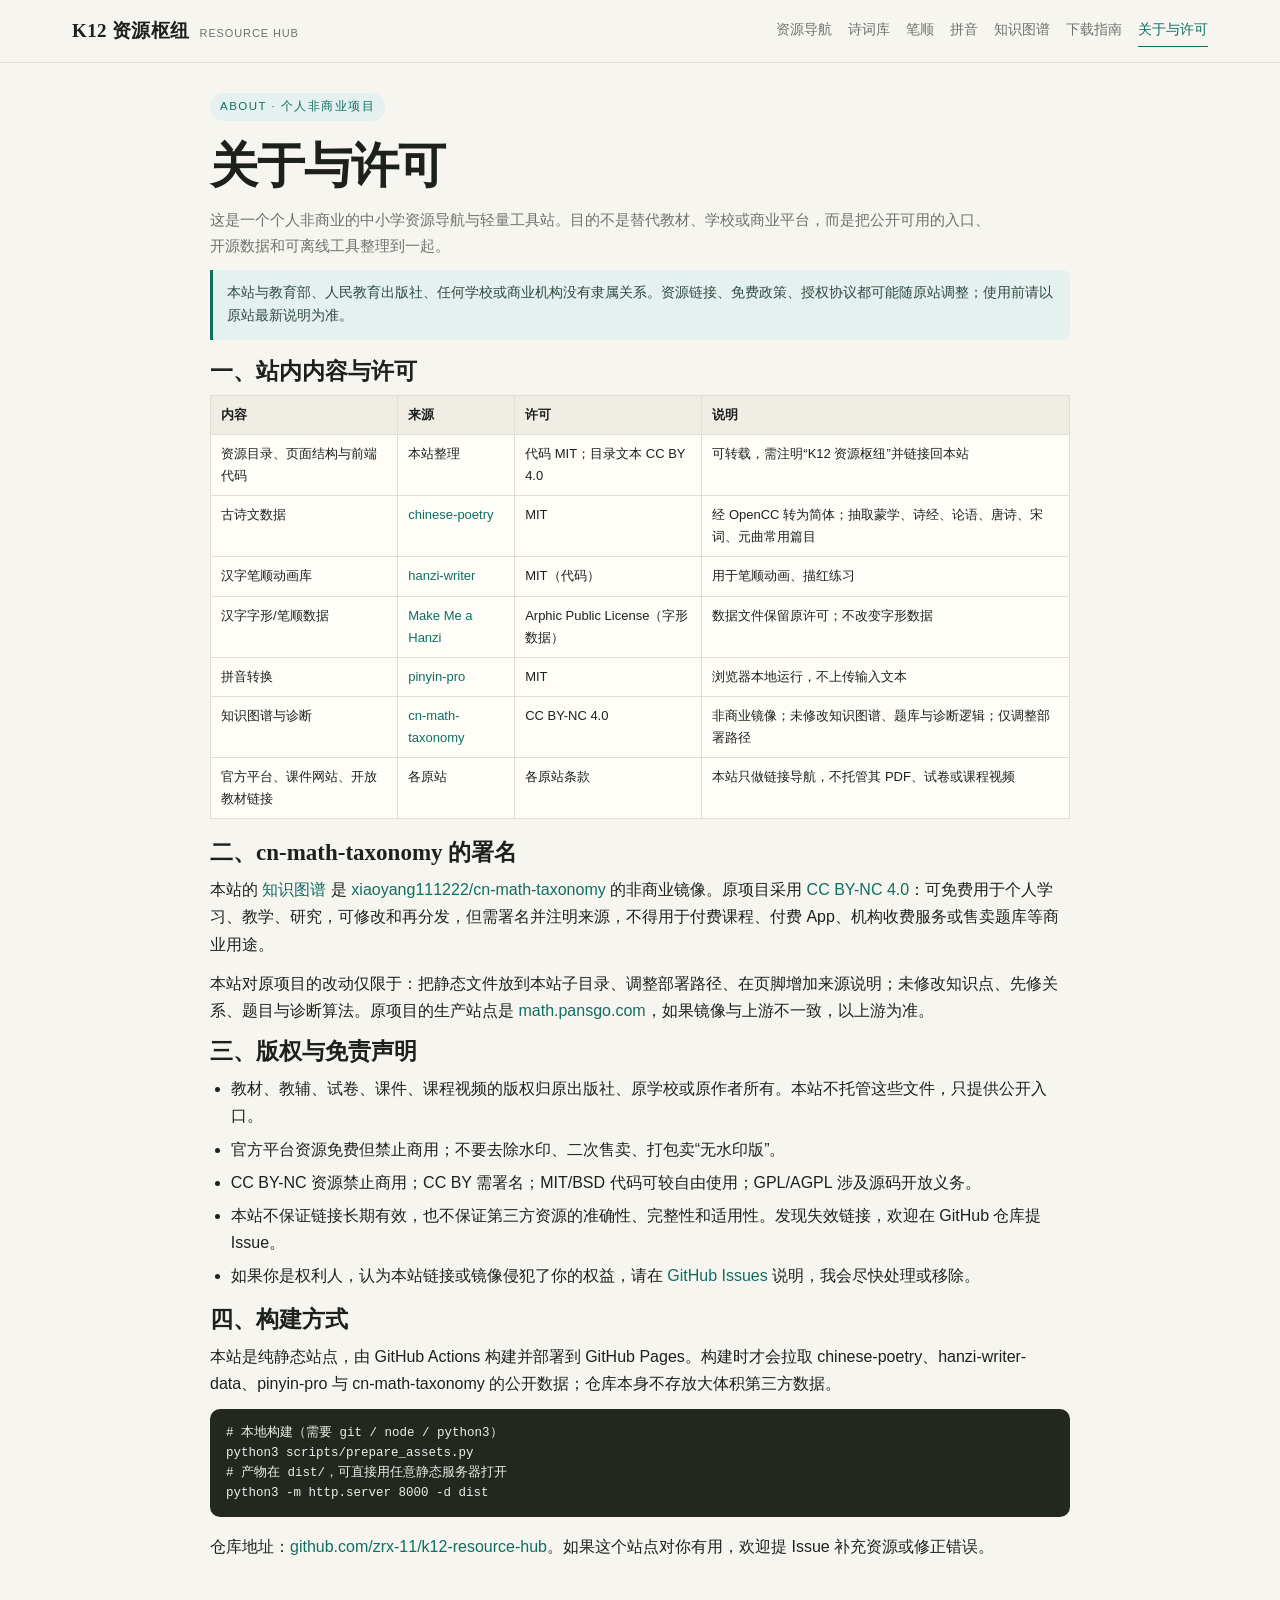
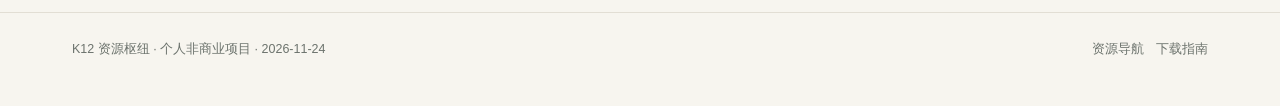
<file: site/about/index.html>
<!DOCTYPE html>
<html lang="zh-CN">
<head>
<meta charset="utf-8">
<meta name="viewport" content="width=device-width, initial-scale=1">
<title>关于与许可 · K12 资源枢纽</title>
<meta name="description" content="K12 资源枢纽的来源、许可、免责声明与构建方式。">
<link rel="stylesheet" href="../assets/style.css">
</head>
<body>

<header class="site-header">
  <div class="wrap header-inner">
    <a class="brand" href="../">K12 资源枢纽 <small>Resource Hub</small></a>
    <nav class="nav">
      <a href="../">资源导航</a>
      <a href="../poetry/">诗词库</a>
      <a href="../hanzi/">笔顺</a>
      <a href="../pinyin/">拼音</a>
      <a href="../cn-math-taxonomy/">知识图谱</a>
      <a href="../downloads/">下载指南</a>
      <a class="active" href="./">关于与许可</a>
    </nav>
  </div>
</header>

<main class="wrap prose">
  <div class="kicker">ABOUT · 个人非商业项目</div>
  <h1>关于与许可</h1>
  <p class="lede">这是一个个人非商业的中小学资源导航与轻量工具站。目的不是替代教材、学校或商业平台，而是把公开可用的入口、开源数据和可离线工具整理到一起。</p>

  <div class="callout">
    本站与教育部、人民教育出版社、任何学校或商业机构没有隶属关系。资源链接、免费政策、授权协议都可能随原站调整；使用前请以原站最新说明为准。
  </div>

  <h2>一、站内内容与许可</h2>
  <div class="table-wrap">
    <table class="plain">
      <thead><tr><th>内容</th><th>来源</th><th>许可</th><th>说明</th></tr></thead>
      <tbody>
        <tr>
          <td>资源目录、页面结构与前端代码</td>
          <td>本站整理</td>
          <td>代码 MIT；目录文本 CC BY 4.0</td>
          <td>可转载，需注明“K12 资源枢纽”并链接回本站</td>
        </tr>
        <tr>
          <td>古诗文数据</td>
          <td><a href="https://github.com/chinese-poetry/chinese-poetry" target="_blank" rel="noopener">chinese-poetry</a></td>
          <td>MIT</td>
          <td>经 OpenCC 转为简体；抽取蒙学、诗经、论语、唐诗、宋词、元曲常用篇目</td>
        </tr>
        <tr>
          <td>汉字笔顺动画库</td>
          <td><a href="https://github.com/chanind/hanzi-writer" target="_blank" rel="noopener">hanzi-writer</a></td>
          <td>MIT（代码）</td>
          <td>用于笔顺动画、描红练习</td>
        </tr>
        <tr>
          <td>汉字字形/笔顺数据</td>
          <td><a href="https://github.com/skishore/makemeahanzi" target="_blank" rel="noopener">Make Me a Hanzi</a></td>
          <td>Arphic Public License（字形数据）</td>
          <td>数据文件保留原许可；不改变字形数据</td>
        </tr>
        <tr>
          <td>拼音转换</td>
          <td><a href="https://github.com/zh-lx/pinyin-pro" target="_blank" rel="noopener">pinyin-pro</a></td>
          <td>MIT</td>
          <td>浏览器本地运行，不上传输入文本</td>
        </tr>
        <tr>
          <td>知识图谱与诊断</td>
          <td><a href="https://github.com/xiaoyang111222/cn-math-taxonomy" target="_blank" rel="noopener">cn-math-taxonomy</a></td>
          <td>CC BY-NC 4.0</td>
          <td>非商业镜像；未修改知识图谱、题库与诊断逻辑；仅调整部署路径</td>
        </tr>
        <tr>
          <td>官方平台、课件网站、开放教材链接</td>
          <td>各原站</td>
          <td>各原站条款</td>
          <td>本站只做链接导航，不托管其 PDF、试卷或课程视频</td>
        </tr>
      </tbody>
    </table>
  </div>

  <h2>二、cn-math-taxonomy 的署名</h2>
  <p>本站的 <a href="../cn-math-taxonomy/">知识图谱</a> 是 <a href="https://github.com/xiaoyang111222/cn-math-taxonomy" target="_blank" rel="noopener">xiaoyang111222/cn-math-taxonomy</a> 的非商业镜像。原项目采用 <a href="https://creativecommons.org/licenses/by-nc/4.0/deed.zh-hans" target="_blank" rel="noopener">CC BY-NC 4.0</a>：可免费用于个人学习、教学、研究，可修改和再分发，但需署名并注明来源，不得用于付费课程、付费 App、机构收费服务或售卖题库等商业用途。</p>
  <p>本站对原项目的改动仅限于：把静态文件放到本站子目录、调整部署路径、在页脚增加来源说明；未修改知识点、先修关系、题目与诊断算法。原项目的生产站点是 <a href="https://math.pansgo.com/" target="_blank" rel="noopener">math.pansgo.com</a>，如果镜像与上游不一致，以上游为准。</p>

  <h2>三、版权与免责声明</h2>
  <ul>
    <li>教材、教辅、试卷、课件、课程视频的版权归原出版社、原学校或原作者所有。本站不托管这些文件，只提供公开入口。</li>
    <li>官方平台资源免费但禁止商用；不要去除水印、二次售卖、打包卖“无水印版”。</li>
    <li>CC BY-NC 资源禁止商用；CC BY 需署名；MIT/BSD 代码可较自由使用；GPL/AGPL 涉及源码开放义务。</li>
    <li>本站不保证链接长期有效，也不保证第三方资源的准确性、完整性和适用性。发现失效链接，欢迎在 GitHub 仓库提 Issue。</li>
    <li>如果你是权利人，认为本站链接或镜像侵犯了你的权益，请在 <a href="https://github.com/zrx-11/k12-resource-hub/issues" target="_blank" rel="noopener">GitHub Issues</a> 说明，我会尽快处理或移除。</li>
  </ul>

  <h2>四、构建方式</h2>
  <p>本站是纯静态站点，由 GitHub Actions 构建并部署到 GitHub Pages。构建时才会拉取 chinese-poetry、hanzi-writer-data、pinyin-pro 与 cn-math-taxonomy 的公开数据；仓库本身不存放大体积第三方数据。</p>
  <pre><code># 本地构建（需要 git / node / python3）
python3 scripts/prepare_assets.py
# 产物在 dist/，可直接用任意静态服务器打开
python3 -m http.server 8000 -d dist</code></pre>
  <p>仓库地址：<a href="https://github.com/zrx-11/k12-resource-hub" target="_blank" rel="noopener">github.com/zrx-11/k12-resource-hub</a>。如果这个站点对你有用，欢迎提 Issue 补充资源或修正错误。</p>
</main>

<footer class="site-footer">
  <div class="wrap footer-grid">
    <div>
      <p>K12 资源枢纽 · 个人非商业项目 · 2026-11-24</p>
    </div>
    <div class="footer-links">
      <a href="../">资源导航</a>
      <a href="../downloads/">下载指南</a>
    </div>
  </div>
</footer>

</body>
</html>
</file>
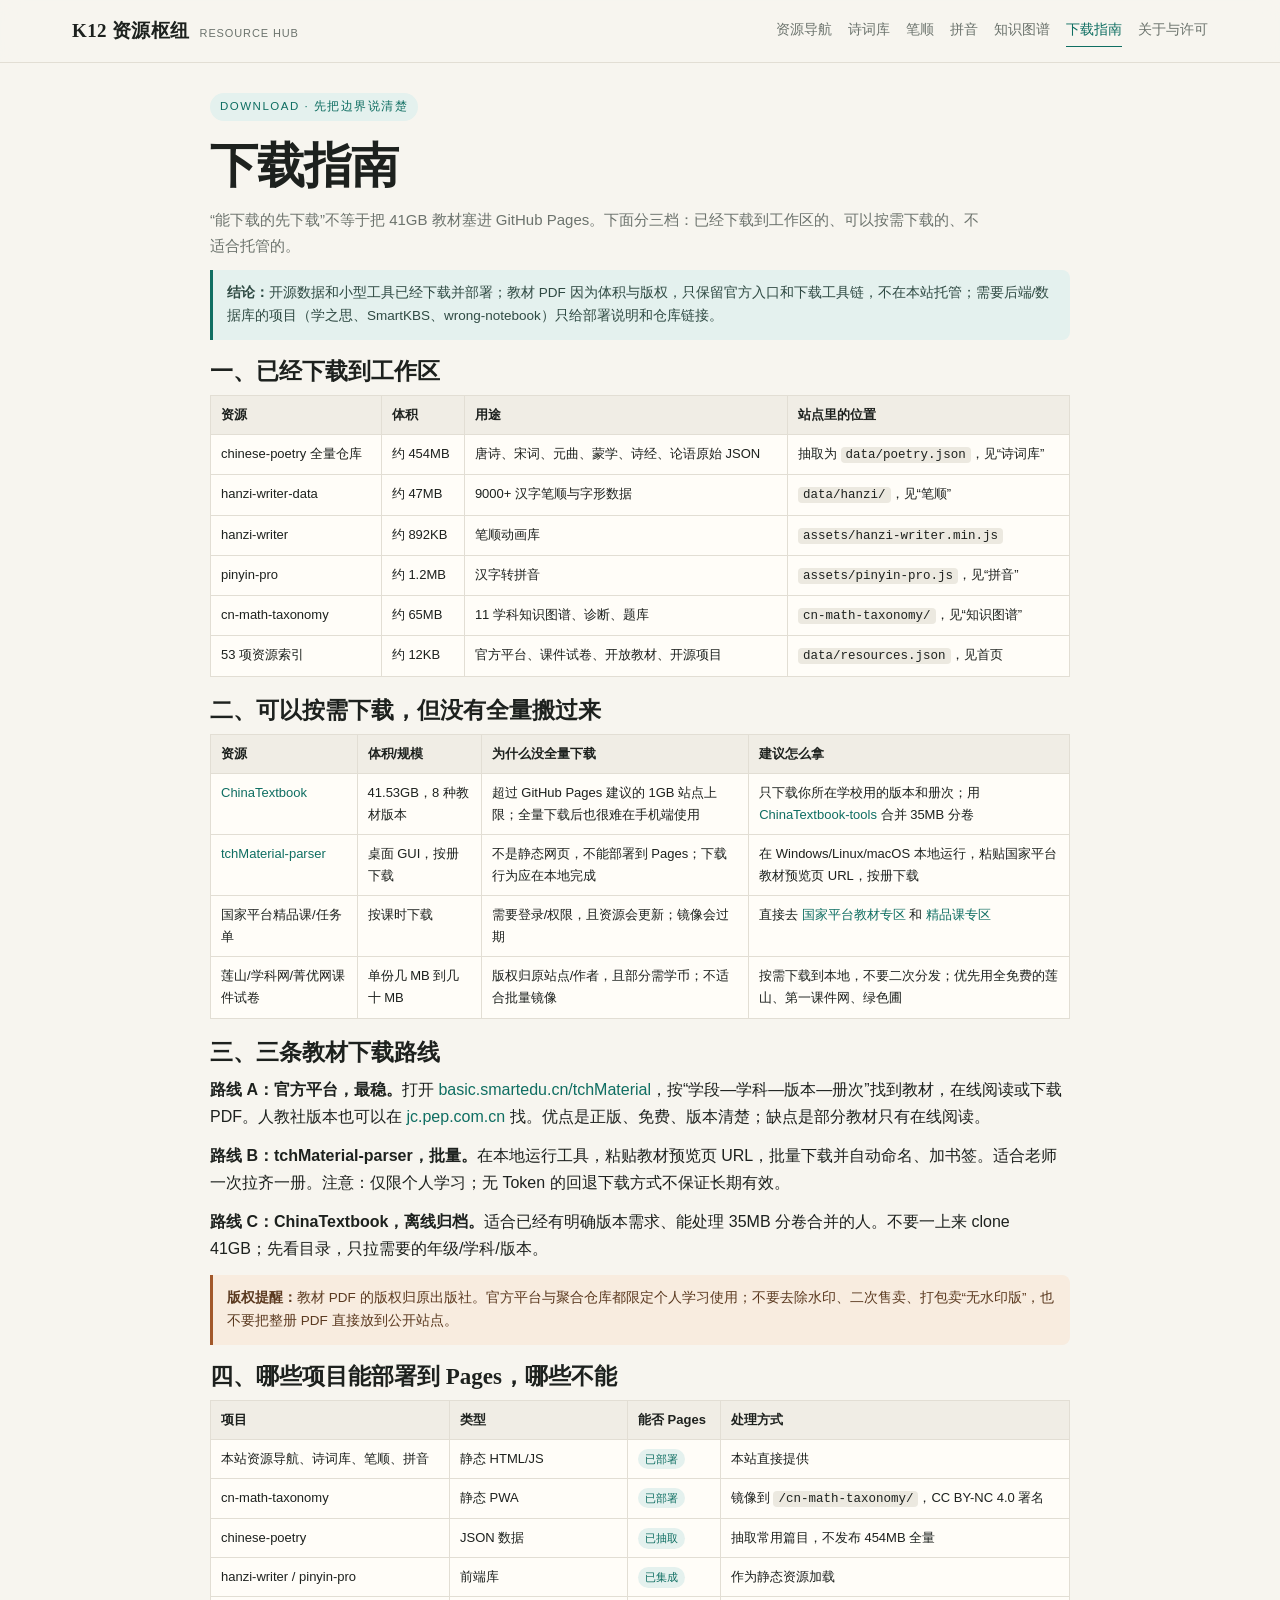
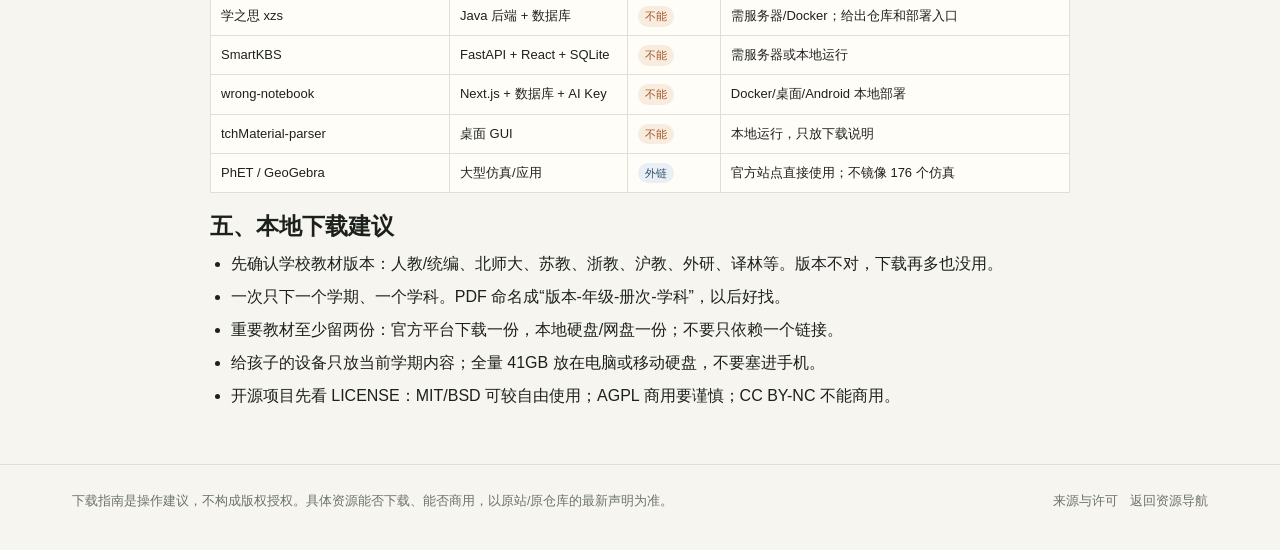
<file: site/downloads/index.html>
<!DOCTYPE html>
<html lang="zh-CN">
<head>
<meta charset="utf-8">
<meta name="viewport" content="width=device-width, initial-scale=1">
<title>下载指南 · K12 资源枢纽</title>
<meta name="description" content="哪些资源已经下载、哪些可以下载、哪些不适合托管到 GitHub Pages，以及教材下载的三条路线。">
<link rel="stylesheet" href="../assets/style.css">
</head>
<body>

<header class="site-header">
  <div class="wrap header-inner">
    <a class="brand" href="../">K12 资源枢纽 <small>Resource Hub</small></a>
    <nav class="nav">
      <a href="../">资源导航</a>
      <a href="../poetry/">诗词库</a>
      <a href="../hanzi/">笔顺</a>
      <a href="../pinyin/">拼音</a>
      <a href="../cn-math-taxonomy/">知识图谱</a>
      <a class="active" href="./">下载指南</a>
      <a href="../about/">关于与许可</a>
    </nav>
  </div>
</header>

<main class="wrap prose">
  <div class="kicker">DOWNLOAD · 先把边界说清楚</div>
  <h1>下载指南</h1>
  <p class="lede">“能下载的先下载”不等于把 41GB 教材塞进 GitHub Pages。下面分三档：已经下载到工作区的、可以按需下载的、不适合托管的。</p>

  <div class="callout">
    <strong>结论：</strong>开源数据和小型工具已经下载并部署；教材 PDF 因为体积与版权，只保留官方入口和下载工具链，不在本站托管；需要后端/数据库的项目（学之思、SmartKBS、wrong-notebook）只给部署说明和仓库链接。
  </div>

  <h2>一、已经下载到工作区</h2>
  <div class="table-wrap">
    <table class="plain">
      <thead><tr><th>资源</th><th>体积</th><th>用途</th><th>站点里的位置</th></tr></thead>
      <tbody>
        <tr><td>chinese-poetry 全量仓库</td><td>约 454MB</td><td>唐诗、宋词、元曲、蒙学、诗经、论语原始 JSON</td><td>抽取为 <code>data/poetry.json</code>，见“诗词库”</td></tr>
        <tr><td>hanzi-writer-data</td><td>约 47MB</td><td>9000+ 汉字笔顺与字形数据</td><td><code>data/hanzi/</code>，见“笔顺”</td></tr>
        <tr><td>hanzi-writer</td><td>约 892KB</td><td>笔顺动画库</td><td><code>assets/hanzi-writer.min.js</code></td></tr>
        <tr><td>pinyin-pro</td><td>约 1.2MB</td><td>汉字转拼音</td><td><code>assets/pinyin-pro.js</code>，见“拼音”</td></tr>
        <tr><td>cn-math-taxonomy</td><td>约 65MB</td><td>11 学科知识图谱、诊断、题库</td><td><code>cn-math-taxonomy/</code>，见“知识图谱”</td></tr>
        <tr><td>53 项资源索引</td><td>约 12KB</td><td>官方平台、课件试卷、开放教材、开源项目</td><td><code>data/resources.json</code>，见首页</td></tr>
      </tbody>
    </table>
  </div>

  <h2>二、可以按需下载，但没有全量搬过来</h2>
  <div class="table-wrap">
    <table class="plain">
      <thead><tr><th>资源</th><th>体积/规模</th><th>为什么没全量下载</th><th>建议怎么拿</th></tr></thead>
      <tbody>
        <tr>
          <td><a href="https://github.com/TapXWorld/ChinaTextbook" target="_blank" rel="noopener">ChinaTextbook</a></td>
          <td>41.53GB，8 种教材版本</td>
          <td>超过 GitHub Pages 建议的 1GB 站点上限；全量下载后也很难在手机端使用</td>
          <td>只下载你所在学校用的版本和册次；用 <a href="https://github.com/TapXWorld/ChinaTextbook-tools" target="_blank" rel="noopener">ChinaTextbook-tools</a> 合并 35MB 分卷</td>
        </tr>
        <tr>
          <td><a href="https://github.com/happycola233/tchMaterial-parser" target="_blank" rel="noopener">tchMaterial-parser</a></td>
          <td>桌面 GUI，按册下载</td>
          <td>不是静态网页，不能部署到 Pages；下载行为应在本地完成</td>
          <td>在 Windows/Linux/macOS 本地运行，粘贴国家平台教材预览页 URL，按册下载</td>
        </tr>
        <tr>
          <td>国家平台精品课/任务单</td>
          <td>按课时下载</td>
          <td>需要登录/权限，且资源会更新；镜像会过期</td>
          <td>直接去 <a href="https://basic.smartedu.cn/tchMaterial" target="_blank" rel="noopener">国家平台教材专区</a> 和 <a href="https://jpk.basic.smartedu.cn/publicity" target="_blank" rel="noopener">精品课专区</a></td>
        </tr>
        <tr>
          <td>莲山/学科网/菁优网课件试卷</td>
          <td>单份几 MB 到几十 MB</td>
          <td>版权归原站点/作者，且部分需学币；不适合批量镜像</td>
          <td>按需下载到本地，不要二次分发；优先用全免费的莲山、第一课件网、绿色圃</td>
        </tr>
      </tbody>
    </table>
  </div>

  <h2>三、三条教材下载路线</h2>
  <p><strong>路线 A：官方平台，最稳。</strong>打开 <a href="https://basic.smartedu.cn/tchMaterial" target="_blank" rel="noopener">basic.smartedu.cn/tchMaterial</a>，按“学段—学科—版本—册次”找到教材，在线阅读或下载 PDF。人教社版本也可以在 <a href="https://jc.pep.com.cn/" target="_blank" rel="noopener">jc.pep.com.cn</a> 找。优点是正版、免费、版本清楚；缺点是部分教材只有在线阅读。</p>
  <p><strong>路线 B：tchMaterial-parser，批量。</strong>在本地运行工具，粘贴教材预览页 URL，批量下载并自动命名、加书签。适合老师一次拉齐一册。注意：仅限个人学习；无 Token 的回退下载方式不保证长期有效。</p>
  <p><strong>路线 C：ChinaTextbook，离线归档。</strong>适合已经有明确版本需求、能处理 35MB 分卷合并的人。不要一上来 clone 41GB；先看目录，只拉需要的年级/学科/版本。</p>

  <div class="warn-callout callout">
    <strong>版权提醒：</strong>教材 PDF 的版权归原出版社。官方平台与聚合仓库都限定个人学习使用；不要去除水印、二次售卖、打包卖“无水印版”，也不要把整册 PDF 直接放到公开站点。
  </div>

  <h2>四、哪些项目能部署到 Pages，哪些不能</h2>
  <div class="table-wrap">
    <table class="plain">
      <thead><tr><th>项目</th><th>类型</th><th>能否 Pages</th><th>处理方式</th></tr></thead>
      <tbody>
        <tr><td>本站资源导航、诗词库、笔顺、拼音</td><td>静态 HTML/JS</td><td><span class="badge">已部署</span></td><td>本站直接提供</td></tr>
        <tr><td>cn-math-taxonomy</td><td>静态 PWA</td><td><span class="badge">已部署</span></td><td>镜像到 <code>/cn-math-taxonomy/</code>，CC BY-NC 4.0 署名</td></tr>
        <tr><td>chinese-poetry</td><td>JSON 数据</td><td><span class="badge">已抽取</span></td><td>抽取常用篇目，不发布 454MB 全量</td></tr>
        <tr><td>hanzi-writer / pinyin-pro</td><td>前端库</td><td><span class="badge">已集成</span></td><td>作为静态资源加载</td></tr>
        <tr><td>学之思 xzs</td><td>Java 后端 + 数据库</td><td><span class="badge no">不能</span></td><td>需服务器/Docker；给出仓库和部署入口</td></tr>
        <tr><td>SmartKBS</td><td>FastAPI + React + SQLite</td><td><span class="badge no">不能</span></td><td>需服务器或本地运行</td></tr>
        <tr><td>wrong-notebook</td><td>Next.js + 数据库 + AI Key</td><td><span class="badge no">不能</span></td><td>Docker/桌面/Android 本地部署</td></tr>
        <tr><td>tchMaterial-parser</td><td>桌面 GUI</td><td><span class="badge no">不能</span></td><td>本地运行，只放下载说明</td></tr>
        <tr><td>PhET / GeoGebra</td><td>大型仿真/应用</td><td><span class="badge link">外链</span></td><td>官方站点直接使用；不镜像 176 个仿真</td></tr>
      </tbody>
    </table>
  </div>

  <h2>五、本地下载建议</h2>
  <ul>
    <li>先确认学校教材版本：人教/统编、北师大、苏教、浙教、沪教、外研、译林等。版本不对，下载再多也没用。</li>
    <li>一次只下一个学期、一个学科。PDF 命名成“版本-年级-册次-学科”，以后好找。</li>
    <li>重要教材至少留两份：官方平台下载一份，本地硬盘/网盘一份；不要只依赖一个链接。</li>
    <li>给孩子的设备只放当前学期内容；全量 41GB 放在电脑或移动硬盘，不要塞进手机。</li>
    <li>开源项目先看 LICENSE：MIT/BSD 可较自由使用；AGPL 商用要谨慎；CC BY-NC 不能商用。</li>
  </ul>
</main>

<footer class="site-footer">
  <div class="wrap footer-grid">
    <div>
      <p>下载指南是操作建议，不构成版权授权。具体资源能否下载、能否商用，以原站/原仓库的最新声明为准。</p>
    </div>
    <div class="footer-links">
      <a href="../about/">来源与许可</a>
      <a href="../">返回资源导航</a>
    </div>
  </div>
</footer>

</body>
</html>
</file>
<file: site/assets/style.css>
:root {
  --paper: #f7f5ef;
  --card: #fffdf8;
  --ink: #1d211e;
  --muted: #6c736d;
  --line: #e2ded4;
  --accent: #0f6e62;
  --accent-soft: #e4f1ee;
  --ochre: #a2582a;
  --ochre-soft: #f8ecdf;
  --blue: #2f4f6f;
  --blue-soft: #e9eff5;
  --shadow: 0 1px 0 rgba(29, 33, 30, .03);
  --serif: "Songti SC", "STSong", "Noto Serif CJK SC", "Source Han Serif SC", "SimSun", serif;
  --sans: -apple-system, BlinkMacSystemFont, "Segoe UI", "PingFang SC", "Hiragino Sans GB", "Microsoft YaHei", sans-serif;
}

* { box-sizing: border-box; }

html { scroll-behavior: smooth; }

body {
  margin: 0;
  background: var(--paper);
  color: var(--ink);
  font-family: var(--sans);
  line-height: 1.7;
  -webkit-font-smoothing: antialiased;
  text-rendering: optimizeLegibility;
}

a { color: var(--accent); text-decoration: none; }
a:hover { text-decoration: underline; }

.wrap { max-width: 1180px; margin: 0 auto; padding: 0 22px; }
.narrow { max-width: 860px; }

.site-header {
  border-bottom: 1px solid var(--line);
  background: rgba(247, 245, 239, .9);
  backdrop-filter: blur(10px);
  position: sticky;
  top: 0;
  z-index: 20;
}
.header-inner {
  display: flex;
  align-items: center;
  justify-content: space-between;
  gap: 18px;
  min-height: 62px;
}
.brand {
  display: inline-flex;
  align-items: baseline;
  gap: 10px;
  color: var(--ink);
  font-family: var(--serif);
  font-weight: 700;
  font-size: 19px;
  letter-spacing: .02em;
  white-space: nowrap;
}
.brand small {
  font-family: var(--sans);
  font-size: 11px;
  font-weight: 400;
  color: var(--muted);
  letter-spacing: .08em;
  text-transform: uppercase;
}
.nav { display: flex; flex-wrap: wrap; gap: 4px 16px; font-size: 13.5px; }
.nav a { color: var(--muted); padding: 4px 0; }
.nav a:hover, .nav a.active { color: var(--accent); text-decoration: none; border-bottom: 1px solid var(--accent); }

.hero { padding: 46px 0 30px; }
.kicker {
  display: inline-block;
  font-size: 11.5px;
  letter-spacing: .13em;
  color: var(--accent);
  background: var(--accent-soft);
  padding: 4px 10px;
  border-radius: 999px;
  margin-bottom: 16px;
}
h1 {
  font-family: var(--serif);
  font-size: clamp(30px, 4.5vw, 48px);
  line-height: 1.22;
  margin: 0 0 12px;
  letter-spacing: -.02em;
}
h2 { font-family: var(--serif); font-size: 23px; line-height: 1.35; margin: 0 0 8px; }
h3 { font-size: 16px; margin: 0 0 6px; }
.lede { color: var(--muted); max-width: 780px; margin: 0; font-size: 15px; }
.meta-row { display: flex; flex-wrap: wrap; gap: 8px 20px; margin-top: 18px; color: var(--muted); font-size: 13px; }
.meta-row span { display: inline-flex; align-items: center; gap: 7px; }
.dot { width: 6px; height: 6px; border-radius: 50%; background: var(--accent); display: inline-block; }

.quick-grid {
  display: grid;
  grid-template-columns: repeat(auto-fit, minmax(180px, 1fr));
  gap: 12px;
  margin: 30px 0 6px;
}
.quick-card {
  display: block;
  background: var(--card);
  border: 1px solid var(--line);
  border-radius: 12px;
  padding: 16px 16px 14px;
  color: var(--ink);
  box-shadow: var(--shadow);
  transition: border-color .15s ease, transform .15s ease;
}
.quick-card:hover { border-color: #c8d5cf; text-decoration: none; transform: translateY(-1px); }
.quick-card .icon {
  width: 34px; height: 34px;
  display: inline-flex; align-items: center; justify-content: center;
  background: var(--accent-soft); color: var(--accent);
  border-radius: 9px;
  font-family: var(--serif);
  font-size: 17px;
  margin-bottom: 10px;
}
.quick-card strong { display: block; font-size: 15px; margin-bottom: 3px; }
.quick-card span { display: block; font-size: 12.5px; color: var(--muted); line-height: 1.5; }

.section { padding: 30px 0 0; }
.section-head { display: flex; align-items: end; justify-content: space-between; gap: 14px; margin-bottom: 12px; }
.section-head p { margin: 0; color: var(--muted); font-size: 13px; }

.toolbar {
  position: sticky;
  top: 62px;
  z-index: 10;
  background: rgba(247, 245, 239, .94);
  backdrop-filter: blur(10px);
  padding: 12px 0 10px;
  border-bottom: 1px solid var(--line);
}
.search {
  width: 100%;
  height: 46px;
  border: 1px solid var(--line);
  background: var(--card);
  border-radius: 11px;
  padding: 0 15px;
  font-size: 14.5px;
  color: var(--ink);
  outline: none;
}
.search:focus { border-color: var(--accent); box-shadow: 0 0 0 3px var(--accent-soft); }
.chips { display: flex; flex-wrap: wrap; gap: 7px; margin-top: 10px; }
.chip {
  border: 1px solid var(--line);
  background: var(--card);
  color: var(--muted);
  border-radius: 999px;
  padding: 5px 12px;
  font-size: 12.5px;
  cursor: pointer;
  font-family: var(--sans);
}
.chip.active { background: var(--accent); border-color: var(--accent); color: #fff; }
.count { margin: 14px 0 10px; font-size: 12.5px; color: var(--muted); }

.grid { display: grid; grid-template-columns: repeat(auto-fill, minmax(288px, 1fr)); gap: 12px; }
.card {
  background: var(--card);
  border: 1px solid var(--line);
  border-radius: 12px;
  padding: 15px 15px 13px;
  display: flex;
  flex-direction: column;
  min-height: 196px;
  box-shadow: var(--shadow);
}
.card:hover { border-color: #c8d5cf; }
.tags { display: flex; flex-wrap: wrap; gap: 5px; margin-bottom: 9px; }
.tag { font-size: 10.5px; padding: 2px 7px; border-radius: 999px; background: var(--accent-soft); color: var(--accent); }
.tag.free { background: var(--blue-soft); color: var(--blue); }
.tag.warn { background: var(--ochre-soft); color: var(--ochre); }
.card h3 { font-family: var(--serif); font-size: 17px; line-height: 1.4; margin: 0 0 5px; }
.scope { font-size: 12px; color: var(--muted); margin: 0 0 7px; }
.desc { font-size: 13px; margin: 0 0 10px; color: #38423c; flex: 1; }
.note { font-size: 11.5px; color: var(--muted); border-top: 1px dashed var(--line); padding-top: 8px; margin-top: auto; line-height: 1.55; }
.card-link { display: inline-flex; align-items: center; gap: 5px; margin-top: 9px; color: var(--accent); font-size: 12.5px; font-weight: 600; word-break: break-all; }
.card-link:hover { text-decoration: underline; }
.empty { padding: 36px 0; color: var(--muted); text-align: center; }

.prose { max-width: 860px; padding: 28px 0 10px; }
.prose p { margin: 0 0 12px; }
.prose ul { margin: 0 0 14px; padding-left: 1.3em; }
.prose li { margin-bottom: 6px; }
.prose code { background: #ece9e0; padding: 1px 5px; border-radius: 4px; font-size: 12.5px; }
.prose pre {
  background: #22271f;
  color: #ecefe9;
  padding: 14px 16px;
  border-radius: 10px;
  overflow: auto;
  font-size: 12.5px;
  line-height: 1.6;
  margin: 0 0 16px;
}
.prose pre code { background: transparent; padding: 0; color: inherit; }
.callout {
  background: var(--accent-soft);
  border-left: 3px solid var(--accent);
  padding: 12px 14px;
  border-radius: 0 8px 8px 0;
  margin: 0 0 16px;
  font-size: 13.5px;
  color: #2f4a43;
}
.warn-callout { background: var(--ochre-soft); border-left-color: var(--ochre); color: #5b3a20; }

.poetry-main { display: grid; grid-template-columns: 260px 1fr; gap: 22px; padding: 24px 0 10px; align-items: start; }
.poetry-side { position: sticky; top: 86px; }
.poetry-side h2 { font-size: 18px; margin-bottom: 10px; }
.cat-list { display: flex; flex-direction: column; gap: 4px; }
.cat-btn {
  text-align: left;
  border: 1px solid transparent;
  background: transparent;
  color: var(--muted);
  padding: 7px 10px;
  border-radius: 8px;
  font-size: 13.5px;
  cursor: pointer;
  font-family: var(--sans);
}
.cat-btn.active { background: var(--card); border-color: var(--line); color: var(--accent); font-weight: 600; }
.cat-btn:hover { color: var(--accent); }
.poetry-content { min-width: 0; }
.poetry-toolbar { display: flex; gap: 8px; margin-bottom: 12px; }
.poetry-toolbar .search { height: 42px; }
.poem-layout { display: grid; grid-template-columns: 300px 1fr; gap: 18px; align-items: start; }
.poem-list {
  background: var(--card);
  border: 1px solid var(--line);
  border-radius: 12px;
  overflow: auto;
  max-height: 70vh;
}
.poem-item {
  display: block;
  width: 100%;
  text-align: left;
  border: 0;
  border-bottom: 1px solid var(--line);
  background: transparent;
  padding: 10px 13px;
  cursor: pointer;
  font-family: var(--sans);
  color: var(--ink);
}
.poem-item:hover { background: #f4f1e8; }
.poem-item.active { background: var(--accent-soft); }
.poem-item strong { display: block; font-family: var(--serif); font-size: 14.5px; line-height: 1.45; }
.poem-item span { display: block; font-size: 11.5px; color: var(--muted); margin-top: 2px; }
.poem-reader {
  background: var(--card);
  border: 1px solid var(--line);
  border-radius: 12px;
  padding: 28px 30px 26px;
  min-height: 420px;
}
.poem-reader .poem-title { font-family: var(--serif); font-size: clamp(24px, 3vw, 32px); line-height: 1.3; margin: 0 0 6px; text-align: center; }
.poem-reader .poem-by { text-align: center; color: var(--muted); font-size: 13px; margin: 0 0 22px; }
.poem-reader .poem-body { font-family: var(--serif); font-size: 19px; line-height: 2.1; text-align: center; }
.poem-reader .poem-body p { margin: 0; }
.poem-reader .poem-note { margin-top: 22px; padding-top: 14px; border-top: 1px dashed var(--line); color: var(--muted); font-size: 12px; text-align: center; }
.poem-actions { display: flex; justify-content: center; gap: 8px; margin-top: 16px; flex-wrap: wrap; }
.ghost-btn, .solid-btn {
  border: 1px solid var(--line);
  background: var(--card);
  color: var(--ink);
  border-radius: 8px;
  padding: 7px 12px;
  font-size: 12.5px;
  cursor: pointer;
  font-family: var(--sans);
}
.solid-btn { background: var(--accent); border-color: var(--accent); color: #fff; }
.ghost-btn:hover { border-color: var(--accent); color: var(--accent); }

.hanzi-layout { display: grid; grid-template-columns: 380px 1fr; gap: 22px; padding: 24px 0 10px; align-items: start; }
.hanzi-panel, .hanzi-info {
  background: var(--card);
  border: 1px solid var(--line);
  border-radius: 12px;
  padding: 18px;
}
.char-input-row { display: flex; gap: 8px; margin-bottom: 12px; }
.char-input {
  flex: 1;
  height: 52px;
  border: 1px solid var(--line);
  border-radius: 10px;
  background: #fff;
  font-family: var(--serif);
  font-size: 28px;
  text-align: center;
  outline: none;
  color: var(--ink);
}
.char-input:focus { border-color: var(--accent); box-shadow: 0 0 0 3px var(--accent-soft); }
.canvas-wrap { display: flex; justify-content: center; padding: 8px 0 4px; }
#character-target { background: #fff; border-radius: 10px; border: 1px solid var(--line); }
.hanzi-actions { display: flex; flex-wrap: wrap; gap: 7px; justify-content: center; margin-top: 8px; }
.quick-chars { display: flex; flex-wrap: wrap; gap: 6px; margin-top: 14px; }
.quick-char {
  width: 38px; height: 38px;
  border: 1px solid var(--line);
  background: #fff;
  border-radius: 8px;
  font-family: var(--serif);
  font-size: 19px;
  cursor: pointer;
  color: var(--ink);
}
.quick-char:hover { border-color: var(--accent); color: var(--accent); }
.hanzi-info h2 { font-size: 34px; margin: 0 0 4px; }
.hanzi-info .pinyin-line { color: var(--accent); font-size: 17px; margin: 0 0 12px; }
.meta-list { display: grid; grid-template-columns: 90px 1fr; gap: 6px 10px; font-size: 13px; }
.meta-list dt { color: var(--muted); }
.meta-list dd { margin: 0; }
.hanzi-note { margin-top: 16px; color: var(--muted); font-size: 12px; line-height: 1.6; }

.pinyin-layout { display: grid; grid-template-columns: 1fr 1fr; gap: 18px; padding: 24px 0 10px; align-items: start; }
.pinyin-panel { background: var(--card); border: 1px solid var(--line); border-radius: 12px; padding: 18px; }
.pinyin-panel h2 { font-size: 18px; }
.pinyin-text {
  width: 100%;
  min-height: 150px;
  border: 1px solid var(--line);
  border-radius: 10px;
  padding: 12px;
  font-size: 16px;
  line-height: 1.8;
  font-family: var(--sans);
  resize: vertical;
  outline: none;
  background: #fff;
  color: var(--ink);
}
.pinyin-text:focus { border-color: var(--accent); box-shadow: 0 0 0 3px var(--accent-soft); }
.option-row { display: flex; flex-wrap: wrap; gap: 8px 16px; margin: 10px 0 12px; font-size: 13px; color: var(--muted); }
.option-row label { display: inline-flex; align-items: center; gap: 5px; cursor: pointer; }
.pinyin-output {
  min-height: 150px;
  background: #fff;
  border: 1px solid var(--line);
  border-radius: 10px;
  padding: 14px;
  font-size: 17px;
  line-height: 2;
  white-space: pre-wrap;
  word-break: break-word;
}
.pinyin-table { width: 100%; border-collapse: collapse; margin-top: 12px; font-size: 12.5px; }
.pinyin-table th, .pinyin-table td { border-bottom: 1px solid var(--line); padding: 6px 8px; text-align: left; }
.pinyin-table th { color: var(--muted); font-weight: 500; }
.pinyin-examples { display: flex; flex-wrap: wrap; gap: 6px; margin-top: 10px; }
.pinyin-examples button { border: 1px solid var(--line); background: #fff; border-radius: 999px; padding: 4px 10px; font-size: 12px; cursor: pointer; color: var(--muted); }
.pinyin-examples button:hover { border-color: var(--accent); color: var(--accent); }

.table-wrap { overflow: auto; margin: 0 0 18px; }
table.plain { width: 100%; border-collapse: collapse; font-size: 13px; background: var(--card); }
table.plain th, table.plain td { border: 1px solid var(--line); padding: 8px 10px; text-align: left; vertical-align: top; }
table.plain th { background: #f0ede5; font-weight: 600; }

.badge { display: inline-block; font-size: 11px; padding: 1px 7px; border-radius: 999px; background: var(--accent-soft); color: var(--accent); }
.badge.no { background: var(--ochre-soft); color: var(--ochre); }
.badge.link { background: var(--blue-soft); color: var(--blue); }

.site-footer { margin-top: 30px; border-top: 1px solid var(--line); padding: 26px 0 40px; color: var(--muted); font-size: 12.5px; }
.footer-grid { display: flex; flex-wrap: wrap; justify-content: space-between; gap: 16px; }
.footer-grid p { margin: 0 0 6px; max-width: 760px; }
.footer-links { display: flex; flex-wrap: wrap; gap: 12px; }
.footer-links a { color: var(--muted); }

@media (max-width: 900px) {
  .poetry-main, .hanzi-layout, .pinyin-layout { grid-template-columns: 1fr; }
  .poetry-side { position: static; }
  .poem-layout { grid-template-columns: 1fr; }
  .poem-list { max-height: 300px; }
  .poem-reader { padding: 22px 18px; }
}
@media (max-width: 640px) {
  .wrap { padding: 0 14px; }
  .header-inner { min-height: 56px; align-items: flex-start; padding: 9px 0; flex-direction: column; gap: 4px; }
  .nav { gap: 3px 12px; font-size: 12.5px; }
  .hero { padding: 32px 0 20px; }
  h1 { font-size: 30px; }
  .quick-grid { grid-template-columns: 1fr 1fr; gap: 8px; }
  .quick-card { padding: 12px; }
  .quick-card .icon { width: 28px; height: 28px; font-size: 14px; margin-bottom: 6px; }
  .toolbar { top: 86px; }
  .grid { grid-template-columns: 1fr; }
  .card { min-height: 0; }
  .hanzi-layout { padding-top: 16px; }
  .hanzi-panel { padding: 12px; }
  #character-target { width: 280px !important; height: 280px !important; }
  .pinyin-layout { padding-top: 16px; }
  .poem-reader .poem-body { font-size: 17px; line-height: 2; }
}
</file>
